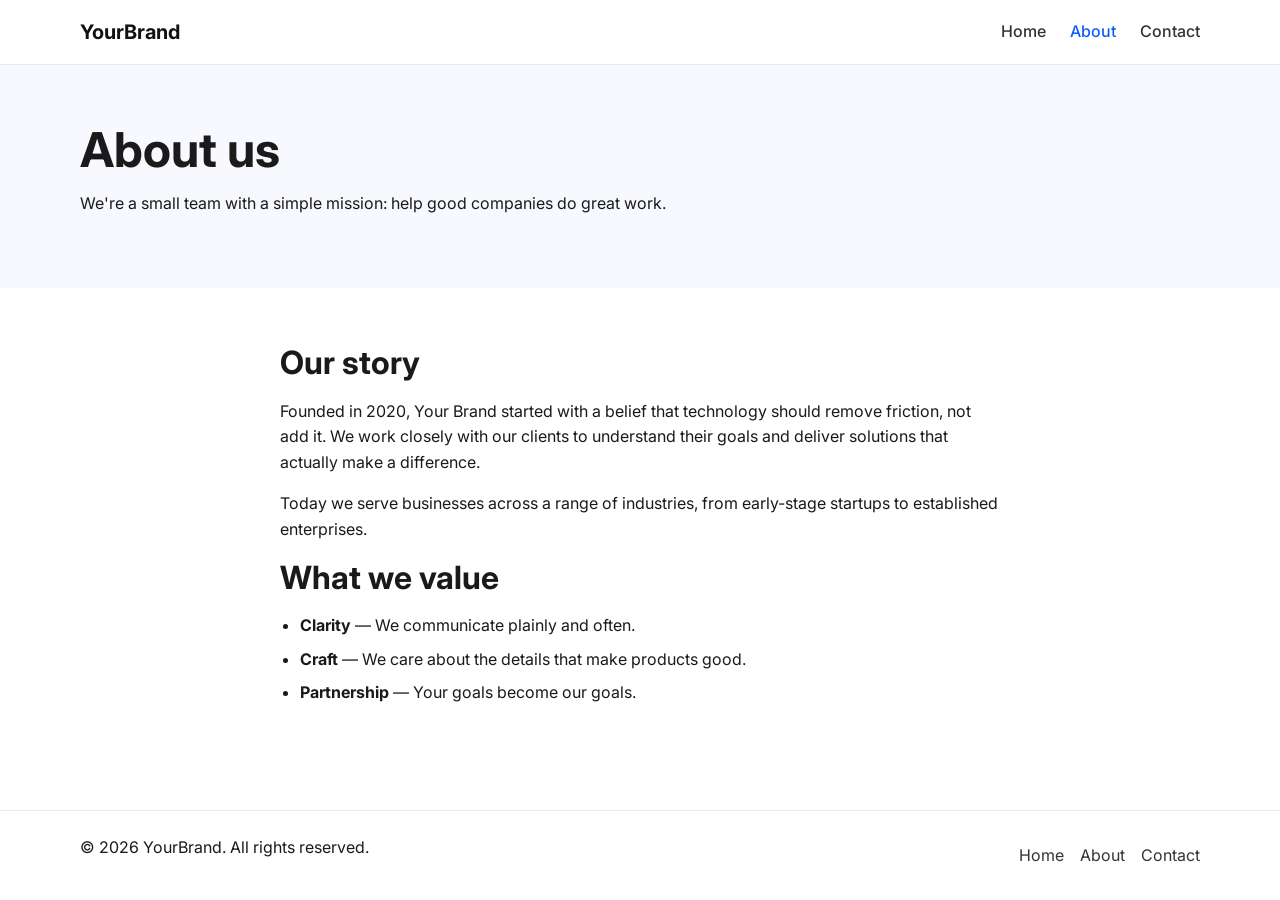
<file: about.html>
<!DOCTYPE html>
<html lang="en">
<head>
  <meta charset="UTF-8">
  <meta name="viewport" content="width=device-width, initial-scale=1.0">
  <title>About Us — Your Brand</title>
  <meta name="description" content="Learn about Your Brand's mission, team, and the values that drive our work with growing businesses.">
  <meta name="robots" content="index, follow">
  <link rel="canonical" href="https://www.yourdomain.com/about.html">
  <link rel="preconnect" href="https://fonts.googleapis.com">
  <link rel="preconnect" href="https://fonts.gstatic.com" crossorigin>
  <link href="https://fonts.googleapis.com/css2?family=Inter:wght@400;600;700&display=swap" rel="stylesheet">
  <link rel="stylesheet" href="css/styles.css">
  <link rel="icon" href="images/favicon.ico" type="image/x-icon">
</head>
<body>
  <a class="skip-link" href="#main">Skip to content</a>

  <header class="site-header">
    <div class="container header-inner">
      <a href="index.html" class="logo" aria-label="Your Brand home">YourBrand</a>
      <button class="nav-toggle" aria-expanded="false" aria-controls="primary-nav" aria-label="Toggle navigation">
        <span class="hamburger"></span>
      </button>
      <nav id="primary-nav" class="primary-nav" aria-label="Primary">
        <ul>
          <li><a href="index.html">Home</a></li>
          <li><a href="about.html" aria-current="page">About</a></li>
          <li><a href="contact.html">Contact</a></li>
        </ul>
      </nav>
    </div>
  </header>

  <main id="main">
    <section class="page-hero">
      <div class="container">
        <h1>About us</h1>
        <p>We're a small team with a simple mission: help good companies do great work.</p>
      </div>
    </section>

    <section class="content">
      <div class="container content-narrow">
        <h2>Our story</h2>
        <p>Founded in 2020, Your Brand started with a belief that technology should remove friction, not add it. We work closely with our clients to understand their goals and deliver solutions that actually make a difference.</p>
        <p>Today we serve businesses across a range of industries, from early-stage startups to established enterprises.</p>

        <h2>What we value</h2>
        <ul class="value-list">
          <li><strong>Clarity</strong> — We communicate plainly and often.</li>
          <li><strong>Craft</strong> — We care about the details that make products good.</li>
          <li><strong>Partnership</strong> — Your goals become our goals.</li>
        </ul>
      </div>
    </section>
  </main>

  <footer class="site-footer">
    <div class="container footer-inner">
      <p>&copy; <span id="year"></span> YourBrand. All rights reserved.</p>
      <nav aria-label="Footer">
        <ul>
          <li><a href="index.html">Home</a></li>
          <li><a href="about.html">About</a></li>
          <li><a href="contact.html">Contact</a></li>
        </ul>
      </nav>
    </div>
  </footer>

  <script src="js/main.js" defer></script>
</body>
</html>
</file>
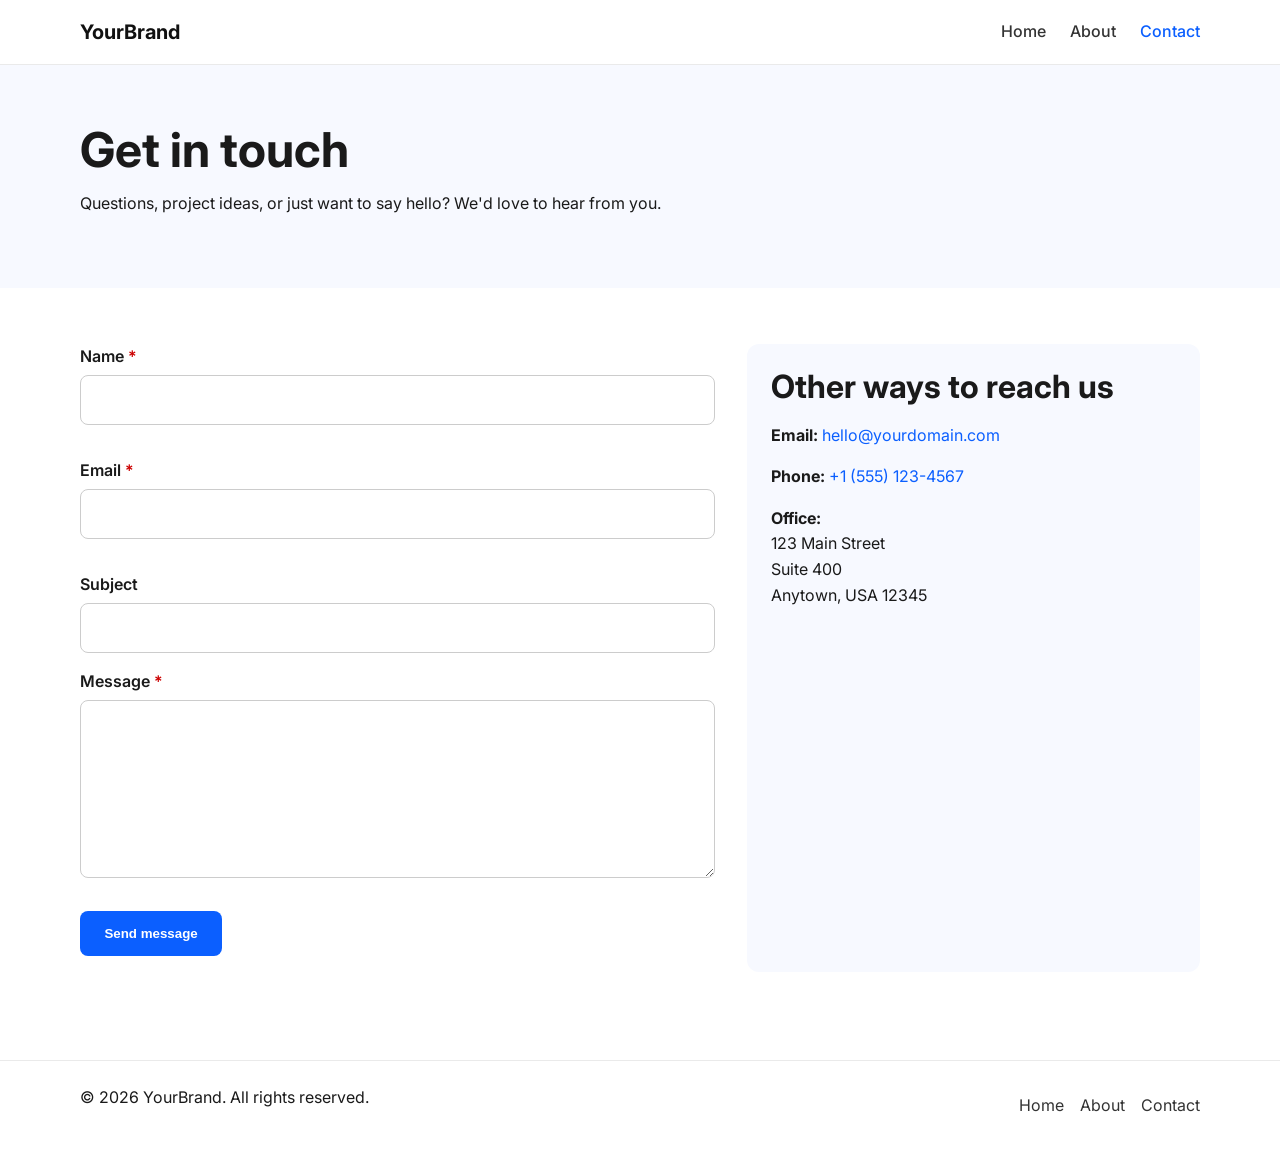
<file: contact.html>
<!DOCTYPE html>
<html lang="en">
<head>
  <meta charset="UTF-8">
  <meta name="viewport" content="width=device-width, initial-scale=1.0">
  <title>Contact Us — Your Brand</title>
  <meta name="description" content="Get in touch with Your Brand. Fill out our contact form and we'll respond within one business day.">
  <meta name="robots" content="index, follow">
  <link rel="canonical" href="https://www.yourdomain.com/contact.html">
  <link rel="preconnect" href="https://fonts.googleapis.com">
  <link rel="preconnect" href="https://fonts.gstatic.com" crossorigin>
  <link href="https://fonts.googleapis.com/css2?family=Inter:wght@400;600;700&display=swap" rel="stylesheet">
  <link rel="stylesheet" href="css/styles.css">
  <link rel="icon" href="images/favicon.ico" type="image/x-icon">
</head>
<body>
  <a class="skip-link" href="#main">Skip to content</a>

  <header class="site-header">
    <div class="container header-inner">
      <a href="index.html" class="logo" aria-label="Your Brand home">YourBrand</a>
      <button class="nav-toggle" aria-expanded="false" aria-controls="primary-nav" aria-label="Toggle navigation">
        <span class="hamburger"></span>
      </button>
      <nav id="primary-nav" class="primary-nav" aria-label="Primary">
        <ul>
          <li><a href="index.html">Home</a></li>
          <li><a href="about.html">About</a></li>
          <li><a href="contact.html" aria-current="page">Contact</a></li>
        </ul>
      </nav>
    </div>
  </header>

  <main id="main">
    <section class="page-hero">
      <div class="container">
        <h1>Get in touch</h1>
        <p>Questions, project ideas, or just want to say hello? We'd love to hear from you.</p>
      </div>
    </section>

    <section class="content">
      <div class="container contact-grid">
        <div class="contact-form-wrap">
          <form data-netlify="true" id="contact-form" class="contact-form" action="#" method="post" novalidate>
            <div class="form-field">
              <label for="name">Name <span class="required">*</span></label>
              <input type="text" id="name" name="contact" autocomplete="name" required aria-required="true">
              <span class="error" data-error-for="name"></span>
            </div>

            <div class="form-field">
              <label for="email">Email <span class="required">*</span></label>
              <input type="email" id="email" name="email" autocomplete="email" required aria-required="true">
              <span class="error" data-error-for="email"></span>
            </div>

            <div class="form-field">
              <label for="subject">Subject</label>
              <input type="text" id="subject" name="subject">
            </div>

            <div class="form-field">
              <label for="message">Message <span class="required">*</span></label>
              <textarea id="message" name="message" rows="6" required aria-required="true"></textarea>
              <span class="error" data-error-for="message"></span>
            </div>

            <!-- Simple honeypot for spam -->
            <div class="honeypot" aria-hidden="true">
              <label for="website">Website</label>
              <input type="text" id="website" name="website" tabindex="-1" autocomplete="off">
            </div>

            <button type="submit" class="btn btn-primary">Send message</button>
            <p class="form-status" role="status" aria-live="polite"></p>
          </form>
        </div>

        <aside class="contact-info">
          <h2>Other ways to reach us</h2>
          <p><strong>Email:</strong> <a href="mailto:hello@yourdomain.com">hello@yourdomain.com</a></p>
          <p><strong>Phone:</strong> <a href="tel:+15551234567">+1 (555) 123-4567</a></p>
          <p><strong>Office:</strong><br>123 Main Street<br>Suite 400<br>Anytown, USA 12345</p>
        </aside>
      </div>
    </section>
  </main>

  <footer class="site-footer">
    <div class="container footer-inner">
      <p>&copy; <span id="year"></span> YourBrand. All rights reserved.</p>
      <nav aria-label="Footer">
        <ul>
          <li><a href="index.html">Home</a></li>
          <li><a href="about.html">About</a></li>
          <li><a href="contact.html">Contact</a></li>
        </ul>
      </nav>
    </div>
  </footer>

  <script src="js/main.js" defer></script>
</body>
</html>
</file>
<file: css/styles.css>
/* ---------- Reset & base ---------- */
*, *::before, *::after { box-sizing: border-box; }
html { -webkit-text-size-adjust: 100%; scroll-behavior: smooth; }
body {
  margin: 0;
  font-family: 'Inter', system-ui, -apple-system, Segoe UI, Roboto, sans-serif;
  font-size: 1rem;
  line-height: 1.6;
  color: #1a1a1a;
  background: #ffffff;
}
img { max-width: 100%; height: auto; display: block; }
a { color: #0b5fff; text-decoration: none; }
a:hover, a:focus { text-decoration: underline; }
h1, h2, h3 { line-height: 1.2; margin: 0 0 .5em; }
h1 { font-size: clamp(1.9rem, 4vw, 3rem); }
h2 { font-size: clamp(1.5rem, 3vw, 2rem); }
p { margin: 0 0 1em; }

.container {
  width: min(1120px, 100% - 2rem);
  margin-inline: auto;
}

/* ---------- Accessibility ---------- */
.skip-link {
  position: absolute; left: -999px; top: 0;
  background: #0b5fff; color: #fff; padding: .75rem 1rem; z-index: 100;
}
.skip-link:focus { left: 1rem; top: 1rem; }
:focus-visible { outline: 3px solid #0b5fff; outline-offset: 2px; }

/* ---------- Buttons ---------- */
.btn {
  display: inline-block;
  padding: .8rem 1.4rem;
  border-radius: 8px;
  font-weight: 600;
  text-decoration: none;
  transition: background-color .2s ease, transform .05s ease;
  border: 2px solid transparent;
}
.btn-primary { background: #0b5fff; color: #fff; }
.btn-primary:hover, .btn-primary:focus { background: #0847c4; text-decoration: none; }
.btn-secondary { background: transparent; color: #0b5fff; border-color: #0b5fff; }
.btn-secondary:hover, .btn-secondary:focus { background: #eaf0ff; text-decoration: none; }
.btn:active { transform: translateY(1px); }

/* ---------- Header / nav ---------- */
.site-header {
  position: sticky; top: 0; z-index: 50;
  background: #fff;
  border-bottom: 1px solid #eaeaea;
}
.header-inner {
  display: flex; align-items: center; justify-content: space-between;
  padding-block: 1rem;
}
.logo { font-weight: 700; font-size: 1.25rem; color: #111; }
.logo:hover { text-decoration: none; }

.primary-nav ul {
  list-style: none; margin: 0; padding: 0;
  display: flex; gap: 1.5rem;
}
.primary-nav a { color: #333; font-weight: 500; }
.primary-nav a[aria-current="page"] { color: #0b5fff; }

.nav-toggle {
  display: none;
  background: none; border: 0; padding: .5rem; cursor: pointer;
}
.hamburger, .hamburger::before, .hamburger::after {
  display: block; width: 24px; height: 2px; background: #111;
  transition: transform .25s ease, opacity .25s ease;
  content: ''; position: relative;
}
.hamburger::before { position: absolute; top: -7px; }
.hamburger::after  { position: absolute; top:  7px; }

/* ---------- Hero ---------- */
.hero { padding-block: clamp(2.5rem, 6vw, 5rem); background: linear-gradient(180deg, #f7f9ff, #fff); }
.hero-inner {
  display: grid; gap: 2rem; align-items: center;
  grid-template-columns: 1fr;
}
.hero-content p { font-size: 1.125rem; max-width: 55ch; color: #444; }
.hero-cta { display: flex; flex-wrap: wrap; gap: .75rem; margin-top: 1.25rem; }
.hero-visual img { border-radius: 12px; box-shadow: 0 10px 30px rgba(0,0,0,.08); }

.page-hero { padding-block: clamp(2rem, 5vw, 3.5rem); background: #f7f9ff; }
.page-hero h1 { margin-bottom: .25em; }

/* ---------- Features ---------- */
.features { padding-block: clamp(2.5rem, 6vw, 4rem); }
.feature-grid { display: grid; gap: 1.25rem; grid-template-columns: 1fr; }
.feature-card { padding: 1.5rem; border: 1px solid #eaeaea; border-radius: 12px; background: #fff; }
.feature-card h3 { color: #0b5fff; }

/* ---------- CTA band ---------- */
.cta-band { padding-block: clamp(2.5rem, 6vw, 4rem); background: #0b5fff; color: #fff; text-align: center; }
.cta-band .btn-primary { background: #fff; color: #0b5fff; }
.cta-band .btn-primary:hover { background: #eaf0ff; }

/* ---------- Content / about ---------- */
.content { padding-block: clamp(2rem, 5vw, 3.5rem); }
.content-narrow { max-width: 720px; }
.value-list { padding-left: 1.25rem; }
.value-list li { margin-bottom: .5rem; }

/* ---------- Contact ---------- */
.contact-grid { display: grid; gap: 2rem; grid-template-columns: 1fr; }
.contact-form .form-field { margin-bottom: 1rem; display: flex; flex-direction: column; }
.contact-form label { font-weight: 600; margin-bottom: .35rem; }
.required { color: #c00; }
.contact-form input,
.contact-form textarea {
  font: inherit;
  padding: .7rem .8rem;
  border: 1px solid #ccc;
  border-radius: 8px;
  background: #fff;
  width: 100%;
}
.contact-form input:focus,
.contact-form textarea:focus { border-color: #0b5fff; }
.contact-form .error { color: #c00; font-size: .875rem; min-height: 1.2em; }
.contact-form input[aria-invalid="true"],
.contact-form textarea[aria-invalid="true"] { border-color: #c00; }
.honeypot { position: absolute; left: -10000px; }
.form-status { font-weight: 600; margin-top: .75rem; }
.form-status.success { color: #157347; }
.form-status.error   { color: #c00; }
.contact-info { padding: 1.5rem; background: #f7f9ff; border-radius: 12px; }

/* ---------- Footer ---------- */
.site-footer { border-top: 1px solid #eaeaea; padding-block: 1.5rem; margin-top: 2rem; }
.footer-inner {
  display: flex; flex-wrap: wrap; gap: 1rem;
  align-items: center; justify-content: space-between;
}
.footer-inner ul { list-style: none; margin: 0; padding: 0; display: flex; gap: 1rem; }
.footer-inner a { color: #333; }

/* ---------- Responsive breakpoints ---------- */
@media (min-width: 640px) {
  .feature-grid { grid-template-columns: repeat(2, 1fr); }
}
@media (min-width: 900px) {
  .hero-inner { grid-template-columns: 1.1fr 1fr; }
  .feature-grid { grid-template-columns: repeat(3, 1fr); }
  .contact-grid { grid-template-columns: 1.4fr 1fr; }
}

/* Mobile nav */
@media (max-width: 767px) {
  .nav-toggle { display: block; }
  .primary-nav {
    position: absolute; top: 100%; right: 0; left: 0;
    background: #fff; border-bottom: 1px solid #eaeaea;
    transform: scaleY(0); transform-origin: top;
    transition: transform .2s ease;
    overflow: hidden;
  }
  .primary-nav.is-open { transform: scaleY(1); }
  .primary-nav ul { flex-direction: column; gap: 0; padding: .5rem 0; }
  .primary-nav li { border-top: 1px solid #f0f0f0; }
  .primary-nav a { display: block; padding: .9rem 1.25rem; }
  .nav-toggle[aria-expanded="true"] .hamburger { background: transparent; }
  .nav-toggle[aria-expanded="true"] .hamburger::before { top: 0; transform: rotate(45deg); }
  .nav-toggle[aria-expanded="true"] .hamburger::after  { top: 0; transform: rotate(-45deg); }
}

/* Reduced motion */
@media (prefers-reduced-motion: reduce) {
  *, *::before, *::after { animation: none !important; transition: none !important; scroll-behavior: auto !important; }
}
</file>
